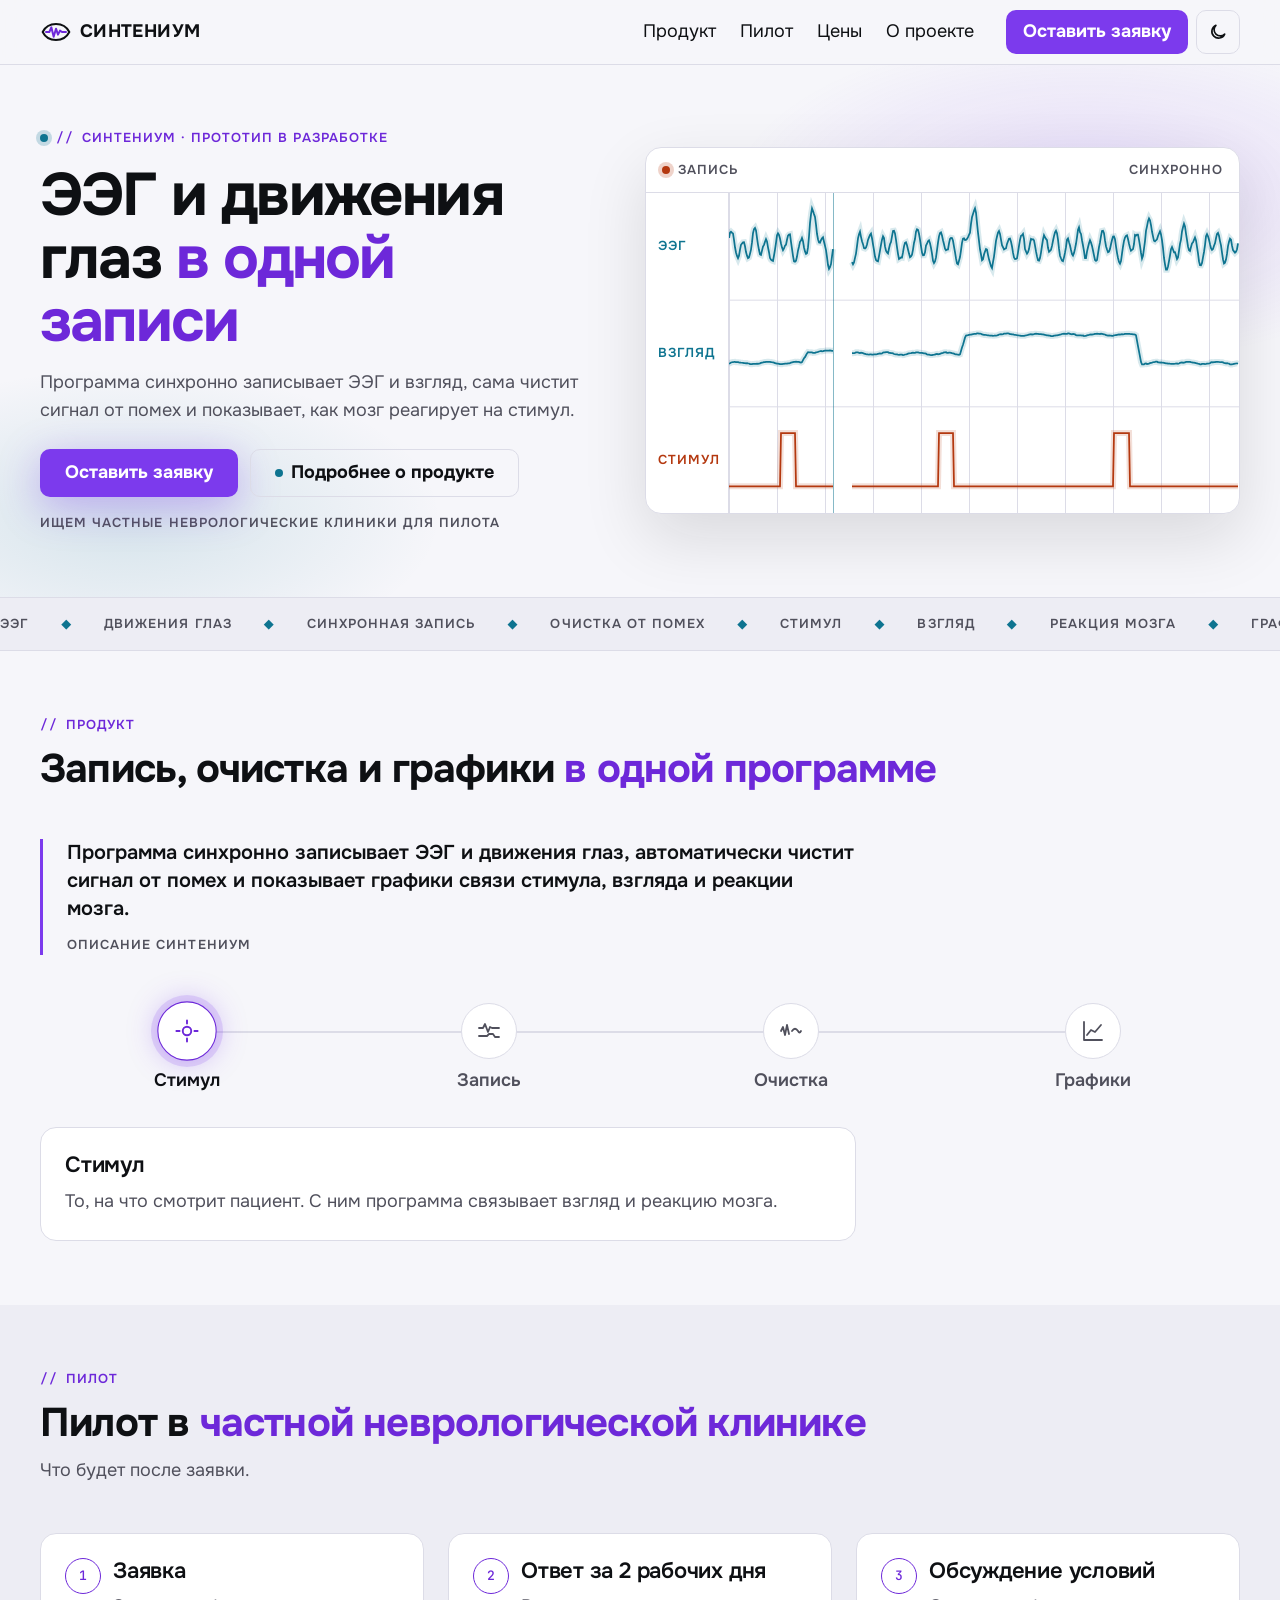
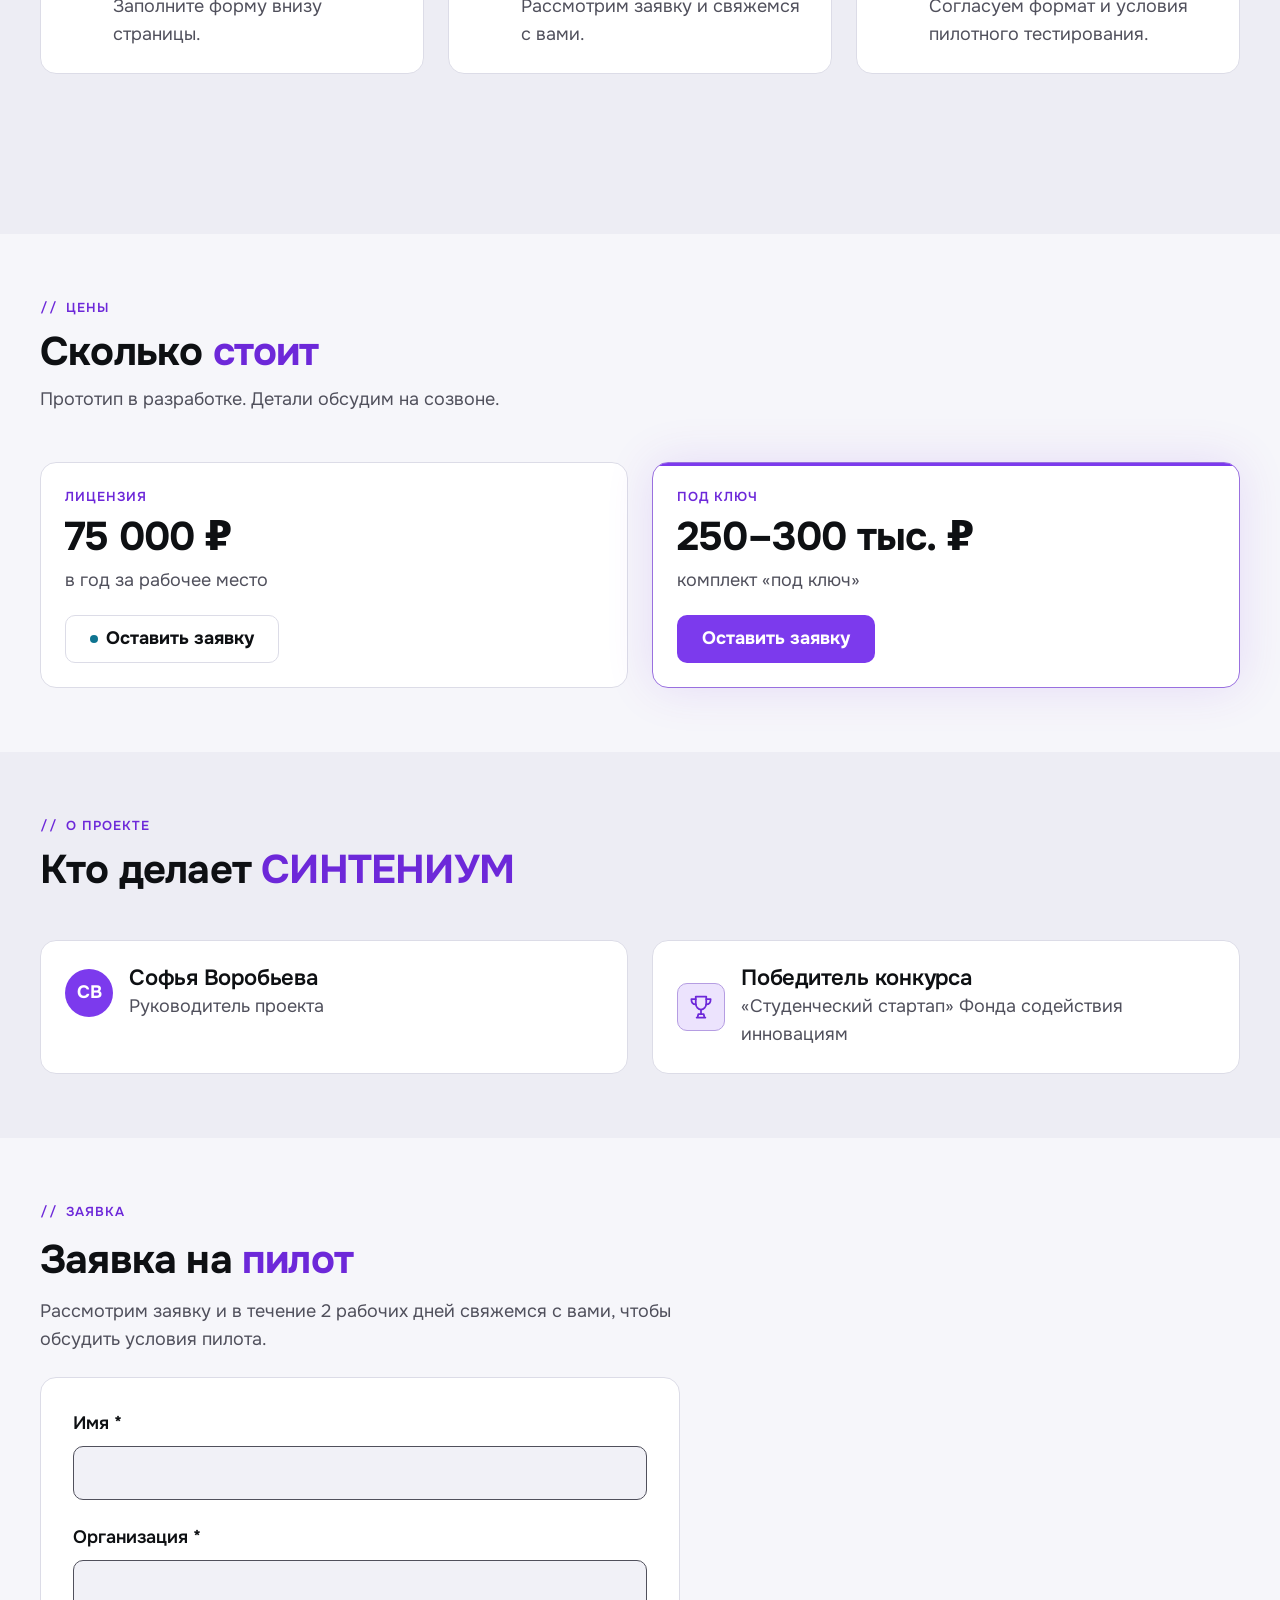
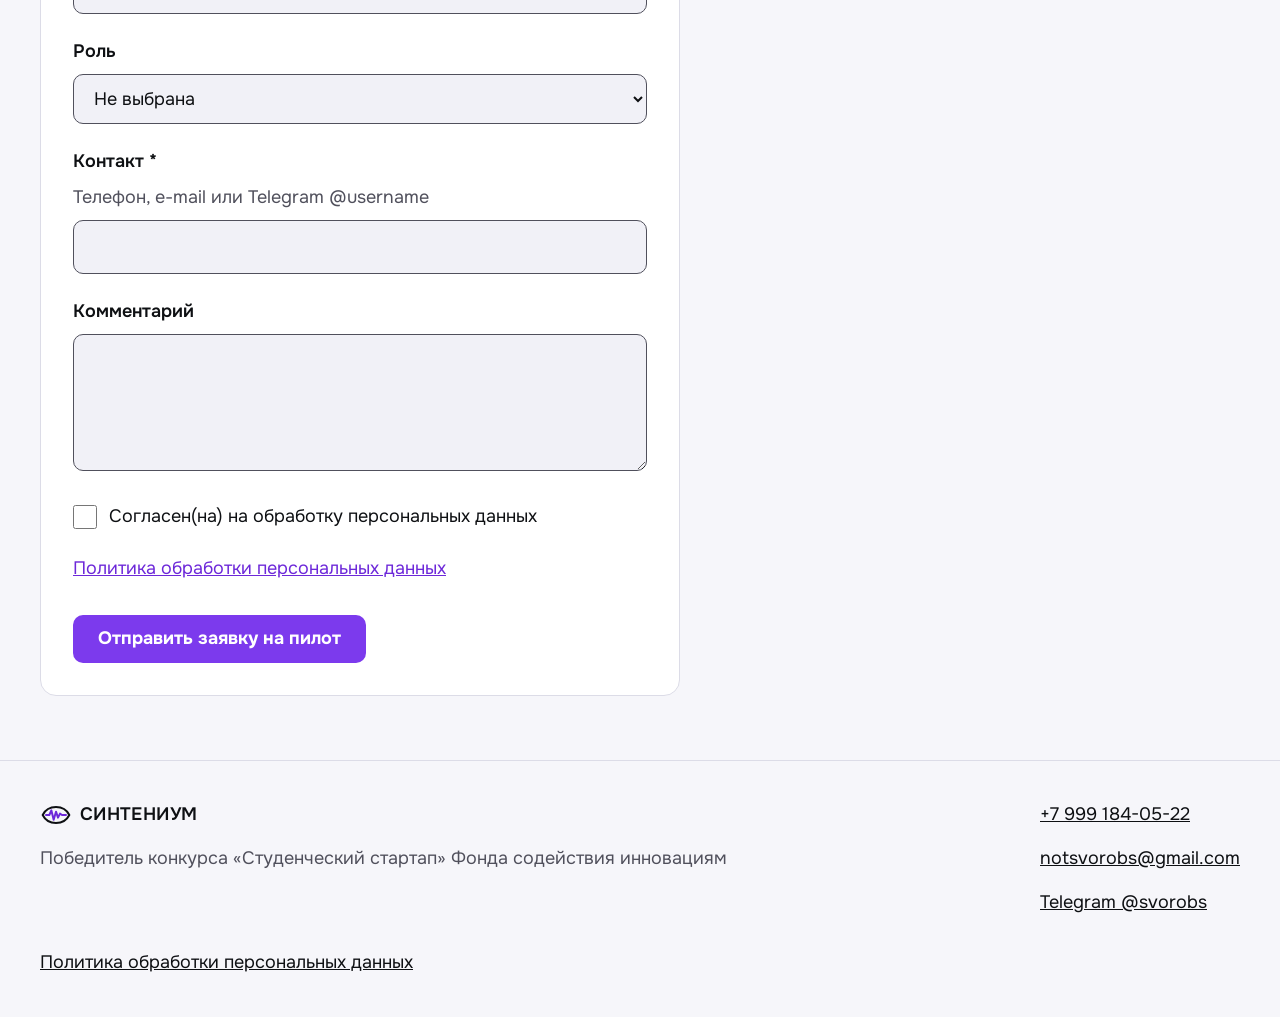
<file: index.html>
<!doctype html>
<html lang="ru">
<head>
  <meta charset="utf-8">
  <meta name="viewport" content="width=device-width, initial-scale=1">
  <!-- Тема до загрузки CSS — без вспышки (STANDARD §5 C12): ?theme= (без сохранения) → localStorage → светлая (правка 28.10). -->
  <script>(function(){var d=document.documentElement,t=null;try{t=localStorage.getItem('theme')}catch(e){}try{var q=new URLSearchParams(location.search).get('theme');if(q==='light'||q==='dark')t=q}catch(e){}if(t!=='light'&&t!=='dark')t='light';d.setAttribute('data-theme',t);d.classList.add('js')})()</script>
  <title>СИНТЕНИУМ&nbsp;— синхронная запись ЭЭГ и&nbsp;движений глаз</title>
  <meta name="description" content="СИНТЕНИУМ: программа синхронно записывает ЭЭГ и движения глаз, чистит сигнал от помех и показывает связь стимула, взгляда и реакции мозга. Пилот для частных неврологических клиник.">
  <meta name="theme-color" content="#F6F6FA">
  <meta property="og:type" content="website">
  <meta property="og:site_name" content="СИНТЕНИУМ">
  <meta property="og:title" content="СИНТЕНИУМ: ЭЭГ и движения глаз в одной записи">
  <meta property="og:description" content="Прототип в разработке. Ищем частные неврологические клиники для пилота.">
  <meta property="og:image" content="https://glebmozglyakov.github.io/cognitrack/img/og-cover.jpg">
  <meta property="og:image:width" content="1200">
  <meta property="og:image:height" content="630">
  <link rel="icon" href="img/favicon.svg" type="image/svg+xml">
  <link rel="preload" href="fonts/onest-cyrillic-700-normal.woff2" as="font" type="font/woff2" crossorigin>
  <link rel="preload" href="fonts/onest-cyrillic-400-normal.woff2" as="font" type="font/woff2" crossorigin>
  <link rel="stylesheet" href="styles.css">
  <script src="main.js" defer></script>
</head>
<body>
  <a class="skip-link" href="#main">Перейти к содержанию</a>
  <div class="scroll-progress" aria-hidden="true"></div>

  <!-- C1 Шапка -->
  <header class="site-header">
    <div class="container site-header__inner">
      <a class="logo" href="#top"><svg class="logo__icon" viewBox="0 0 48 48" width="32" height="32" aria-hidden="true" focusable="false"><path class="logo__eye" d="M4 24 C12 8 36 8 44 24 C36 40 12 40 4 24 Z"/><path class="logo__wave" d="M9 24 H14 L17 17 L20.5 31 L24 19 L27 28 L30 22 L33 24 H39"/></svg><span class="logo__word">СИНТЕНИУМ</span></a>
      <nav class="nav" id="site-nav" aria-label="Разделы страницы">
        <ul class="nav__list">
          <li><a class="nav__link" href="#product">Продукт</a></li>
          <li><a class="nav__link" href="#steps">Пилот</a></li>
          <li><a class="nav__link" href="#pricing">Цены</a></li>
          <li><a class="nav__link" href="#about">О проекте</a></li>
        </ul>
      </nav>
      <a class="btn btn--primary btn--header" href="#pilot">Оставить заявку</a>
      <!-- C12 Переключатель темы -->
      <button class="theme-toggle" type="button" aria-pressed="false" aria-label="Тёмная тема">
        <svg class="theme-toggle__icon theme-toggle__icon--moon" viewBox="0 0 24 24" width="20" height="20" aria-hidden="true" focusable="false"><path d="M20 14.5 A8 8 0 1 1 9.5 4 A6.5 6.5 0 0 0 20 14.5 Z"/></svg>
        <svg class="theme-toggle__icon theme-toggle__icon--sun" viewBox="0 0 24 24" width="20" height="20" aria-hidden="true" focusable="false"><circle cx="12" cy="12" r="4"/><path d="M12 2 V4 M12 20 V22 M2 12 H4 M20 12 H22 M4.9 4.9 L6.3 6.3 M17.7 17.7 L19.1 19.1 M4.9 19.1 L6.3 17.7 M17.7 6.3 L19.1 4.9"/></svg>
      </button>
      <button class="burger" type="button" aria-expanded="false" aria-controls="site-nav" aria-label="Открыть меню" data-label-open="Открыть меню" data-label-close="Закрыть меню">
        <span class="burger__line" aria-hidden="true"></span>
      </button>
    </div>
  </header>

  <main id="main">
    <!-- C2 Первый экран -->
    <section class="hero" id="top" aria-labelledby="hero-title">
      <div class="hero__glow" aria-hidden="true"></div>
      <div class="container hero__inner">
        <div class="hero__text">
          <p class="overline"><span class="status-dot" aria-hidden="true"></span>СИНТЕНИУМ · прототип в&nbsp;разработке</p>
          <h1 class="h1" id="hero-title">ЭЭГ и&nbsp;движения глаз <span class="accent">в&nbsp;одной записи</span></h1>
          <p class="lead">Программа синхронно записывает ЭЭГ и&nbsp;взгляд, сама чистит сигнал от&nbsp;помех и&nbsp;показывает, как мозг реагирует на&nbsp;стимул.</p>
          <div class="hero__actions">
            <a class="btn btn--primary btn--glow" href="#pilot" data-magnetic>Оставить заявку</a>
            <a class="btn btn--ghost" href="#product" data-magnetic>Подробнее о&nbsp;продукте</a>
          </div>
          <p class="hero__note">Ищем частные неврологические клиники для&nbsp;пилота</p>
        </div>

        <div class="monitor" data-parallax aria-hidden="true">
          <div class="monitor__bar">
            <span class="monitor__rec"><span class="status-dot status-dot--rec"></span>Запись</span>
            <span class="monitor__sync">синхронно</span>
          </div>
          <div class="monitor__body">
            <ul class="monitor__labels">
              <li class="monitor__label monitor__label--eeg">ЭЭГ</li>
              <li class="monitor__label monitor__label--eye">Взгляд</li>
              <li class="monitor__label monitor__label--stim">Стимул</li>
            </ul>
            <canvas class="monitor__canvas" width="640" height="300"></canvas>
          </div>
        </div>
      </div>
    </section>

    <!-- C13 Бегущая строка: только слова из утверждённого описания и стадии (content-facts [ОК]) -->
    <div class="marquee" aria-hidden="true">
      <div class="marquee__track">
        <ul class="marquee__list">
          <li>ЭЭГ</li><li>движения глаз</li><li>синхронная запись</li><li>очистка от&nbsp;помех</li><li>стимул</li><li>взгляд</li><li>реакция мозга</li><li>графики связи</li><li>прототип в&nbsp;разработке</li>
        </ul>
        <ul class="marquee__list">
          <li>ЭЭГ</li><li>движения глаз</li><li>синхронная запись</li><li>очистка от&nbsp;помех</li><li>стимул</li><li>взгляд</li><li>реакция мозга</li><li>графики связи</li><li>прототип в&nbsp;разработке</li>
        </ul>
      </div>
    </div>

    <!-- Продукт (правки 14.10): C3 + цитата утверждённого описания + C11 -->
    <section class="section" id="product" aria-labelledby="product-title">
      <div class="container stack">
        <div class="section-head" data-reveal>
          <p class="overline">Продукт</p>
          <h2 class="h2" id="product-title">Запись, очистка и&nbsp;графики <span class="accent">в&nbsp;одной программе</span></h2>
        </div>

        <figure class="quote" data-reveal>
          <blockquote class="quote__text">
            <p>Программа синхронно записывает ЭЭГ и&nbsp;движения глаз, автоматически чистит сигнал от&nbsp;помех и&nbsp;показывает графики связи стимула, взгляда и&nbsp;реакции мозга.</p>
          </blockquote>
          <figcaption class="quote__caption">Описание СИНТЕНИУМ</figcaption>
        </figure>

        <div class="scheme" data-scheme data-reveal>
          <div class="scheme__tabs" role="tablist" aria-label="Этапы работы СИНТЕНИУМ">
            <span class="scheme__rail" aria-hidden="true"><span class="scheme__fill"></span></span>
            <button class="scheme__tab" type="button" role="tab" id="tab-stim" aria-selected="true" aria-controls="panel-stim">
              <span class="scheme__node" aria-hidden="true"><svg viewBox="0 0 24 24" width="24" height="24" focusable="false"><circle cx="12" cy="12" r="4"/><path d="M12 2 V5 M12 19 V22 M2 12 H5 M19 12 H22"/></svg></span>
              <span class="scheme__name">Стимул</span>
            </button>
            <button class="scheme__tab" type="button" role="tab" id="tab-rec" aria-selected="false" aria-controls="panel-rec" tabindex="-1">
              <span class="scheme__node" aria-hidden="true"><svg viewBox="0 0 24 24" width="24" height="24" focusable="false"><path d="M2 9 H6 L8 5 L11 13 L13 8 L15 9 H22"/><path d="M2 17 H10 L12 15 H16 L18 18 H22"/></svg></span>
              <span class="scheme__name">Запись</span>
            </button>
            <button class="scheme__tab" type="button" role="tab" id="tab-clean" aria-selected="false" aria-controls="panel-clean" tabindex="-1">
              <span class="scheme__node" aria-hidden="true"><svg viewBox="0 0 24 24" width="24" height="24" focusable="false"><path d="M2 12 L4 8 L6 16 L8 6 L10 15"/><path d="M13 12 C15 9 17 9 19 12 C20 14 21 14 22 12"/></svg></span>
              <span class="scheme__name">Очистка</span>
            </button>
            <button class="scheme__tab" type="button" role="tab" id="tab-plot" aria-selected="false" aria-controls="panel-plot" tabindex="-1">
              <span class="scheme__node" aria-hidden="true"><svg viewBox="0 0 24 24" width="24" height="24" focusable="false"><path d="M3 3 V21 H21"/><path d="M6 16 L10 11 L14 13 L20 6"/></svg></span>
              <span class="scheme__name">Графики</span>
            </button>
          </div>
          <div class="scheme__panel" role="tabpanel" id="panel-stim" aria-labelledby="tab-stim" tabindex="0">
            <h3 class="h3">Стимул</h3>
            <p>То, на&nbsp;что смотрит пациент. С&nbsp;ним программа связывает взгляд и&nbsp;реакцию мозга.</p>
          </div>
          <div class="scheme__panel" role="tabpanel" id="panel-rec" aria-labelledby="tab-rec" tabindex="0" hidden>
            <h3 class="h3">Запись</h3>
            <p>ЭЭГ и&nbsp;движения глаз записываются синхронно, на&nbsp;одной шкале времени.</p>
          </div>
          <div class="scheme__panel" role="tabpanel" id="panel-clean" aria-labelledby="tab-clean" tabindex="0" hidden>
            <h3 class="h3">Очистка</h3>
            <p>Программа автоматически чистит сигнал от&nbsp;помех.</p>
          </div>
          <div class="scheme__panel" role="tabpanel" id="panel-plot" aria-labelledby="tab-plot" tabindex="0" hidden>
            <h3 class="h3">Графики</h3>
            <p>Графики показывают связь стимула, взгляда и&nbsp;реакции мозга.</p>
          </div>
        </div>
      </div>
    </section>

    <!-- Как проходит пилот: C3 + C5 -->
    <section class="section section--alt" id="steps" aria-labelledby="steps-title">
      <div class="container stack">
        <div class="section-head" data-reveal>
          <p class="overline">Пилот</p>
          <h2 class="h2" id="steps-title">Пилот в&nbsp;<span class="accent">частной неврологической клинике</span></h2>
          <p class="lead">Что будет после заявки.</p>
        </div>
        <ol class="steps" data-steps data-stagger>
          <li class="step" data-spotlight>
            <h3 class="h3">Заявка</h3>
            <p>Заполните форму внизу страницы.</p>
          </li>
          <li class="step" data-spotlight>
            <h3 class="h3">Ответ за&nbsp;2&nbsp;рабочих дня</h3>
            <p>Рассмотрим заявку и&nbsp;свяжемся с&nbsp;вами.</p>
          </li>
          <li class="step" data-spotlight>
            <h3 class="h3">Обсуждение условий</h3>
            <p>Согласуем формат и&nbsp;условия пилотного тестирования.</p>
          </li>
        </ol>
        <div data-reveal><a class="btn btn--primary" href="#pilot" data-magnetic>Оставить заявку</a></div>
      </div>
    </section>

    <!-- Цены: C3 + 2×C10 -->
    <section class="section" id="pricing" aria-labelledby="pricing-title">
      <div class="container stack">
        <div class="section-head" data-reveal>
          <p class="overline">Цены</p>
          <h2 class="h2" id="pricing-title">Сколько <span class="accent">стоит</span></h2>
          <p class="lead">Прототип в&nbsp;разработке. Детали обсудим на&nbsp;созвоне.</p>
        </div>
        <ul class="cards cards--2" data-stagger>
          <li class="price" data-reveal data-spotlight>
            <h3 class="price__name">Лицензия</h3>
            <p class="price__amount">75&nbsp;000&nbsp;₽</p>
            <p class="price__unit">в&nbsp;год за&nbsp;рабочее место</p>
            <a class="btn btn--ghost price__cta" href="#pilot">Оставить заявку</a>
          </li>
          <li class="price price--accent" data-reveal data-spotlight>
            <h3 class="price__name">Под ключ</h3>
            <p class="price__amount">250–300&nbsp;тыс.&nbsp;₽</p>
            <p class="price__unit">комплект «под ключ»</p>
            <a class="btn btn--primary price__cta" href="#pilot">Оставить заявку</a>
          </li>
        </ul>
      </div>
    </section>

    <!-- О проекте: C3 + 2×C4 -->
    <section class="section section--alt" id="about" aria-labelledby="about-title">
      <div class="container stack">
        <div class="section-head" data-reveal>
          <p class="overline">О&nbsp;проекте</p>
          <h2 class="h2" id="about-title">Кто делает <span class="accent">СИНТЕНИУМ</span></h2>
        </div>
        <ul class="cards cards--2" data-stagger>
          <li class="card card--row" data-reveal data-spotlight>
            <span class="avatar" aria-hidden="true">СВ</span>
            <div>
              <h3 class="h3">Софья Воробьева</h3>
              <p>Руководитель проекта</p>
            </div>
          </li>
          <li class="card card--row" data-reveal data-spotlight>
            <span class="card__badge" aria-hidden="true"><svg class="card__icon" viewBox="0 0 32 32" width="32" height="32" focusable="false"><path d="M10 4 H22 V12 C22 16 19 19 16 19 C13 19 10 16 10 12 Z"/><path d="M10 7 H5 C5 11 7 13 10 13 M22 7 H27 C27 11 25 13 22 13"/><path d="M16 19 V24 M11 28 H21 M12 28 L13 24 H19 L20 28"/></svg></span>
            <div>
              <h3 class="h3">Победитель конкурса</h3>
              <p>«Студенческий стартап» Фонда содействия инновациям</p>
            </div>
          </li>
        </ul>
      </div>
    </section>

    <!-- C7 Блок заявки -->
    <section class="section" id="pilot" aria-labelledby="pilot-title">
      <div class="container">
        <div class="lead-block">
          <p class="overline">Заявка</p>
          <h2 class="h2" id="pilot-title">Заявка на&nbsp;<span class="accent">пилот</span></h2>
          <p class="lead">Рассмотрим заявку и&nbsp;в&nbsp;течение 2&nbsp;рабочих дней свяжемся с&nbsp;вами, чтобы обсудить условия пилота.</p>

          <form class="form" id="pilot-form" novalidate>
            <div class="field">
              <label class="field__label" for="f-name">Имя <span aria-hidden="true">*</span></label>
              <input class="field__input" id="f-name" name="name" type="text" autocomplete="name" maxlength="100" required aria-describedby="f-name-error">
              <p class="field__error" id="f-name-error" hidden></p>
            </div>

            <div class="field">
              <label class="field__label" for="f-org">Организация <span aria-hidden="true">*</span></label>
              <input class="field__input" id="f-org" name="org" type="text" autocomplete="organization" maxlength="200" required aria-describedby="f-org-error">
              <p class="field__error" id="f-org-error" hidden></p>
            </div>

            <div class="field">
              <label class="field__label" for="f-role">Роль</label>
              <select class="field__input" id="f-role" name="role">
                <option value="">Не выбрана</option>
                <option value="врач">Врач</option>
                <option value="исследователь">Исследователь</option>
                <option value="руководитель">Руководитель</option>
                <option value="партнёр">Партнёр</option>
                <option value="другое">Другое</option>
              </select>
            </div>

            <div class="field">
              <label class="field__label" for="f-contact">Контакт <span aria-hidden="true">*</span></label>
              <p class="field__hint" id="f-contact-hint">Телефон, e-mail или&nbsp;Telegram @username</p>
              <input class="field__input" id="f-contact" name="contact" type="text" autocomplete="off" autocapitalize="off" spellcheck="false" maxlength="100" required aria-describedby="f-contact-hint f-contact-error">
              <p class="field__error" id="f-contact-error" hidden></p>
            </div>

            <div class="field">
              <label class="field__label" for="f-comment">Комментарий</label>
              <textarea class="field__input field__input--area" id="f-comment" name="comment" rows="4" maxlength="2000"></textarea>
            </div>

            <!-- Ловушка для ботов (honeypot): люди и скринридеры её не видят. -->
            <div class="hp" aria-hidden="true">
              <label for="f-website">Не заполняйте это поле</label>
              <input id="f-website" name="website" type="text" tabindex="-1" autocomplete="off">
            </div>

            <div class="field">
              <label class="consent" for="f-consent">
                <input class="consent__box" id="f-consent" name="consent" type="checkbox" required aria-describedby="f-consent-error">
                <span>Согласен(на) на&nbsp;обработку персональных данных</span>
              </label>
              <a class="text-link" href="privacy.html">Политика обработки персональных данных</a>
              <p class="field__error" id="f-consent-error" hidden></p>
            </div>

            <button class="btn btn--primary form__submit" type="submit">Отправить заявку на&nbsp;пилот</button>

            <!-- Тексты интерфейса для main.js — в HTML, чтобы их видели words.sh и facts.mjs (STANDARD §6 v1.5) -->
            <template id="form-texts">
              <p data-text="name-required">Укажите имя</p>
              <p data-text="org-required">Укажите организацию</p>
              <p data-text="contact-required">Укажите телефон, e-mail или&nbsp;Telegram</p>
              <p data-text="contact-invalid">Не похоже на&nbsp;телефон, e-mail или&nbsp;Telegram @username. Проверьте, нет&nbsp;ли опечатки</p>
              <p data-text="consent-required">Нужно согласие на&nbsp;обработку данных</p>
              <p data-text="sending">Отправляем…</p>
            </template>

            <div class="form__status form__status--error" id="form-error" role="alert" hidden>
              <p>Не отправилось. Попробуйте ещё раз или&nbsp;напишите: <a href="https://t.me/svorobs">@svorobs</a> или&nbsp;<a href="mailto:notsvorobs@gmail.com">notsvorobs@gmail.com</a></p>
            </div>
          </form>

          <div class="form__status form__status--ok" id="form-success" tabindex="-1" hidden>
            <h3 class="h3">Заявка отправлена</h3>
            <p>Рассмотрим её и&nbsp;свяжемся с&nbsp;вами в&nbsp;течение 2&nbsp;рабочих дней.</p>
          </div>
        </div>
      </div>
    </section>
  </main>

  <!-- C8 Подвал -->
  <footer class="site-footer">
    <div class="container site-footer__inner">
      <div class="site-footer__brand">
        <p class="site-footer__name logo"><svg class="logo__icon" viewBox="0 0 48 48" width="32" height="32" aria-hidden="true" focusable="false"><path class="logo__eye" d="M4 24 C12 8 36 8 44 24 C36 40 12 40 4 24 Z"/><path class="logo__wave" d="M9 24 H14 L17 17 L20.5 31 L24 19 L27 28 L30 22 L33 24 H39"/></svg><span class="logo__word">СИНТЕНИУМ</span></p>
        <p class="site-footer__note">Победитель конкурса «Студенческий стартап» Фонда содействия инновациям</p>
      </div>
      <ul class="site-footer__contacts" aria-label="Контакты">
        <li><a class="site-footer__link" href="tel:+79991840522">+7&nbsp;999&nbsp;184-05-22</a></li>
        <li><a class="site-footer__link" href="mailto:notsvorobs@gmail.com">notsvorobs@gmail.com</a></li>
        <li><a class="site-footer__link" href="https://t.me/svorobs">Telegram @svorobs</a></li>
      </ul>
      <a class="site-footer__link" href="privacy.html">Политика обработки персональных данных</a>
    </div>
  </footer>
</body>
</html>
</file>
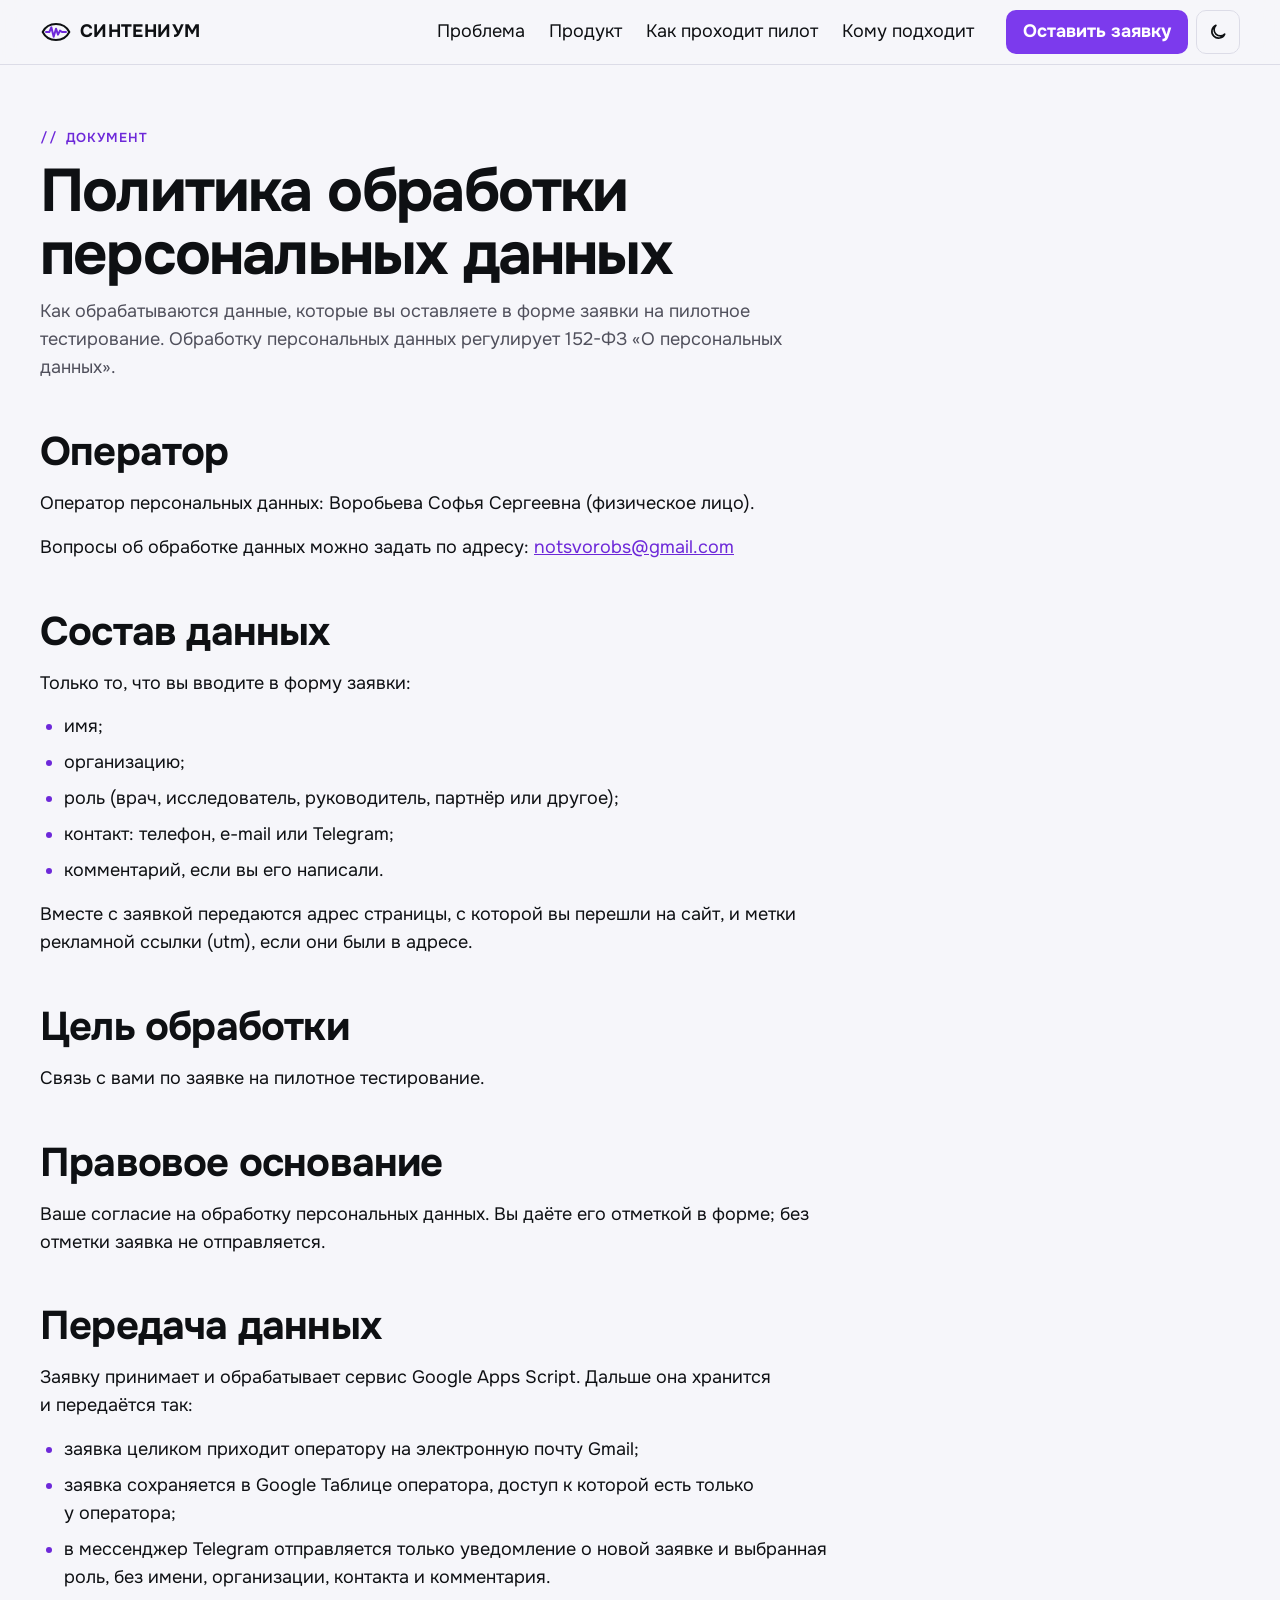
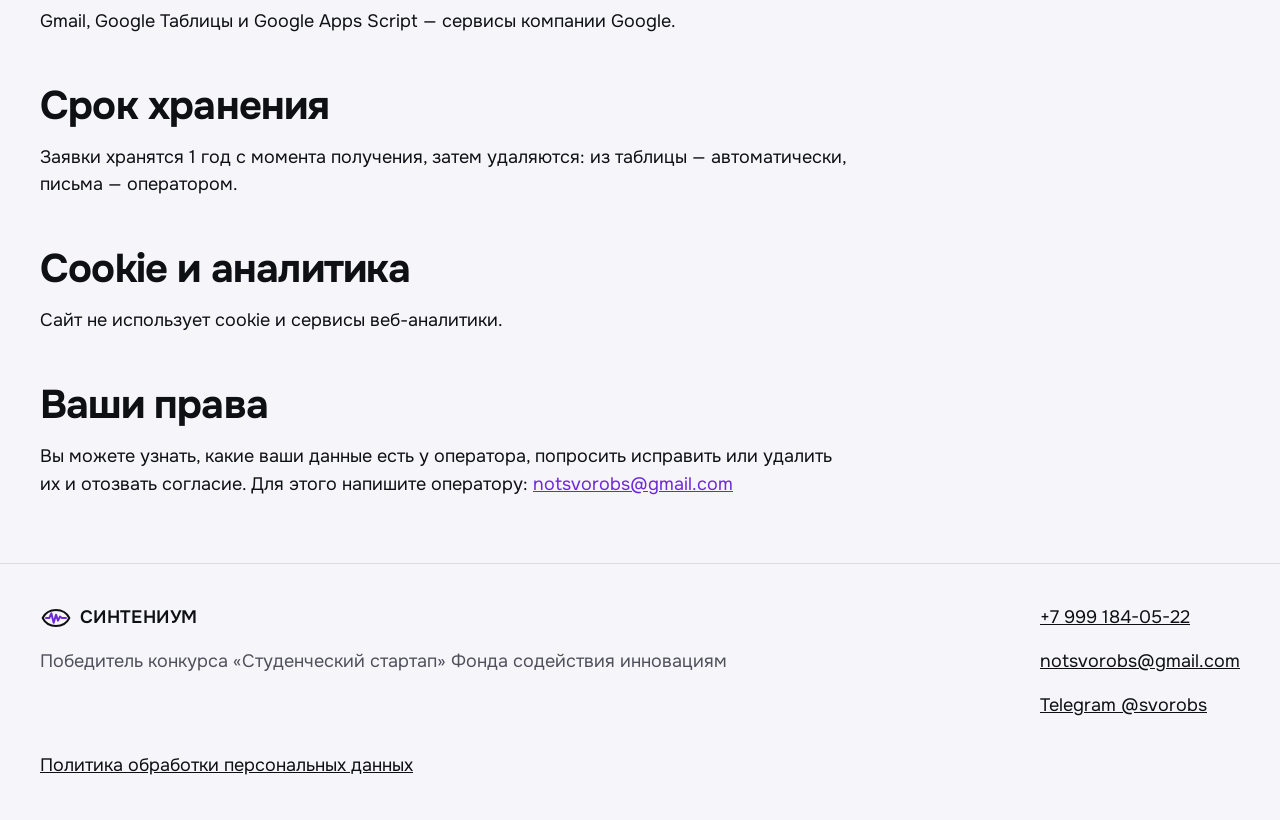
<file: privacy.html>
<!doctype html>
<html lang="ru">
<head>
  <meta charset="utf-8">
  <meta name="viewport" content="width=device-width, initial-scale=1">
  <!-- Тема до загрузки CSS — без вспышки (STANDARD §5 C12): ?theme= (без сохранения) → localStorage → светлая (правка 28.10). -->
  <script>(function(){var d=document.documentElement,t=null;try{t=localStorage.getItem('theme')}catch(e){}try{var q=new URLSearchParams(location.search).get('theme');if(q==='light'||q==='dark')t=q}catch(e){}if(t!=='light'&&t!=='dark')t='light';d.setAttribute('data-theme',t);d.classList.add('js')})()</script>
  <title>Политика обработки персональных данных · СИНТЕНИУМ</title>
  <meta name="description" content="Как СИНТЕНИУМ обрабатывает данные из формы заявки на пилотное тестирование.">
  <meta name="theme-color" content="#F6F6FA">
  <link rel="icon" href="img/favicon.svg" type="image/svg+xml">
  <link rel="preload" href="fonts/onest-cyrillic-400-normal.woff2" as="font" type="font/woff2" crossorigin>
  <link rel="stylesheet" href="styles.css">
  <script src="main.js" defer></script>
</head>
<body>
  <a class="skip-link" href="#main">Перейти к содержанию</a>
  <div class="scroll-progress" aria-hidden="true"></div>

  <!-- C1 Шапка -->
  <header class="site-header">
    <div class="container site-header__inner">
      <a class="logo" href="index.html"><svg class="logo__icon" viewBox="0 0 48 48" width="32" height="32" aria-hidden="true" focusable="false"><path class="logo__eye" d="M4 24 C12 8 36 8 44 24 C36 40 12 40 4 24 Z"/><path class="logo__wave" d="M9 24 H14 L17 17 L20.5 31 L24 19 L27 28 L30 22 L33 24 H39"/></svg><span class="logo__word">СИНТЕНИУМ</span></a>
      <nav class="nav" id="site-nav" aria-label="Разделы сайта">
        <ul class="nav__list">
          <li><a class="nav__link" href="index.html#problem">Проблема</a></li>
          <li><a class="nav__link" href="index.html#product">Продукт</a></li>
          <li><a class="nav__link" href="index.html#how">Как проходит пилот</a></li>
          <li><a class="nav__link" href="index.html#audience">Кому подходит</a></li>
        </ul>
      </nav>
      <a class="btn btn--primary btn--header" href="index.html#pilot">Оставить заявку</a>
      <!-- C12 Переключатель темы -->
      <button class="theme-toggle" type="button" aria-pressed="false" aria-label="Тёмная тема">
        <svg class="theme-toggle__icon theme-toggle__icon--moon" viewBox="0 0 24 24" width="20" height="20" aria-hidden="true" focusable="false"><path d="M20 14.5 A8 8 0 1 1 9.5 4 A6.5 6.5 0 0 0 20 14.5 Z"/></svg>
        <svg class="theme-toggle__icon theme-toggle__icon--sun" viewBox="0 0 24 24" width="20" height="20" aria-hidden="true" focusable="false"><circle cx="12" cy="12" r="4"/><path d="M12 2 V4 M12 20 V22 M2 12 H4 M20 12 H22 M4.9 4.9 L6.3 6.3 M17.7 17.7 L19.1 19.1 M4.9 19.1 L6.3 17.7 M17.7 6.3 L19.1 4.9"/></svg>
      </button>
      <button class="burger" type="button" aria-expanded="false" aria-controls="site-nav" aria-label="Открыть меню" data-label-open="Открыть меню" data-label-close="Закрыть меню">
        <span class="burger__line" aria-hidden="true"></span>
      </button>
    </div>
  </header>

  <!--
    Вторичная страница по STANDARD §5 v1.5: C1 + C3 с H1 + C9 + C8.
    Оператор, контакт и срок хранения — content-facts [ОК 08.10]; после регистрации ООО оператор меняется.
    TODO: юридическая проверка текста (Софья / УрФУ).
  -->
  <main id="main">
    <section class="section" aria-labelledby="doc-title">
      <div class="container doc">
        <!-- C3 с H1 -->
        <div class="section-head">
          <p class="overline">Документ</p>
          <h1 class="h1" id="doc-title">Политика обработки персональных данных</h1>
          <p class="lead">Как обрабатываются данные, которые вы оставляете в&nbsp;форме заявки на&nbsp;пилотное тестирование. Обработку персональных данных регулирует 152-ФЗ «О&nbsp;персональных данных».</p>
        </div>

        <!-- C9 Текстовый блок -->
        <section class="prose" aria-labelledby="operator">
          <h2 class="h2" id="operator">Оператор</h2>
          <p>Оператор персональных данных: Воробьева Софья Сергеевна (физическое лицо).</p>
          <p>Вопросы об&nbsp;обработке данных можно задать по&nbsp;адресу: <a href="mailto:notsvorobs@gmail.com">notsvorobs@gmail.com</a></p>
        </section>

        <!-- C9 Текстовый блок -->
        <section class="prose" aria-labelledby="data">
          <h2 class="h2" id="data">Состав данных</h2>
          <p>Только то, что вы вводите в&nbsp;форму заявки:</p>
          <ul>
            <li>имя;</li>
            <li>организацию;</li>
            <li>роль (врач, исследователь, руководитель, партнёр или&nbsp;другое);</li>
            <li>контакт: телефон, e-mail или&nbsp;Telegram;</li>
            <li>комментарий, если вы его написали.</li>
          </ul>
          <p>Вместе с&nbsp;заявкой передаются адрес страницы, с&nbsp;которой вы перешли на&nbsp;сайт, и&nbsp;метки рекламной ссылки (utm), если они были в&nbsp;адресе.</p>
        </section>

        <!-- C9 Текстовый блок -->
        <section class="prose" aria-labelledby="purpose">
          <h2 class="h2" id="purpose">Цель обработки</h2>
          <p>Связь с&nbsp;вами по&nbsp;заявке на&nbsp;пилотное тестирование.</p>
        </section>

        <!-- C9 Текстовый блок -->
        <section class="prose" aria-labelledby="basis">
          <h2 class="h2" id="basis">Правовое основание</h2>
          <p>Ваше согласие на&nbsp;обработку персональных данных. Вы&nbsp;даёте его отметкой в&nbsp;форме; без отметки заявка не&nbsp;отправляется.</p>
        </section>

        <!-- C9 Текстовый блок -->
        <section class="prose" aria-labelledby="transfer">
          <h2 class="h2" id="transfer">Передача данных</h2>
          <!-- TODO: юридическая проверка схемы каналов (STANDARD §6 v1.5): сервисы Google и Telegram — передача данных за рубеж -->
          <p>Заявку принимает и&nbsp;обрабатывает сервис Google Apps Script. Дальше она хранится и&nbsp;передаётся так:</p>
          <ul>
            <li>заявка целиком приходит оператору на&nbsp;электронную почту Gmail;</li>
            <li>заявка сохраняется в&nbsp;Google Таблице оператора, доступ к&nbsp;которой есть только у&nbsp;оператора;</li>
            <li>в&nbsp;мессенджер Telegram отправляется только уведомление о&nbsp;новой заявке и&nbsp;выбранная роль, без&nbsp;имени, организации, контакта и&nbsp;комментария.</li>
          </ul>
          <p>Gmail, Google Таблицы и&nbsp;Google Apps Script&nbsp;— сервисы компании Google.</p>
        </section>

        <!-- C9 Текстовый блок -->
        <section class="prose" aria-labelledby="retention">
          <h2 class="h2" id="retention">Срок хранения</h2>
          <p>Заявки хранятся 1&nbsp;год с&nbsp;момента получения, затем удаляются: из&nbsp;таблицы&nbsp;— автоматически, письма&nbsp;— оператором.</p>
        </section>

        <!-- C9 Текстовый блок -->
        <section class="prose" aria-labelledby="cookie">
          <h2 class="h2" id="cookie">Cookie и&nbsp;аналитика</h2>
          <p>Сайт не&nbsp;использует cookie и&nbsp;сервисы веб-аналитики.</p>
        </section>

        <!-- C9 Текстовый блок -->
        <section class="prose" aria-labelledby="rights">
          <h2 class="h2" id="rights">Ваши права</h2>
          <p>Вы можете узнать, какие ваши данные есть у&nbsp;оператора, попросить исправить или&nbsp;удалить их и&nbsp;отозвать согласие. Для этого напишите оператору: <a href="mailto:notsvorobs@gmail.com">notsvorobs@gmail.com</a></p>
        </section>
      </div>
    </section>
  </main>

  <!-- C8 Подвал -->
  <footer class="site-footer">
    <div class="container site-footer__inner">
      <div class="site-footer__brand">
        <p class="site-footer__name logo"><svg class="logo__icon" viewBox="0 0 48 48" width="32" height="32" aria-hidden="true" focusable="false"><path class="logo__eye" d="M4 24 C12 8 36 8 44 24 C36 40 12 40 4 24 Z"/><path class="logo__wave" d="M9 24 H14 L17 17 L20.5 31 L24 19 L27 28 L30 22 L33 24 H39"/></svg><span class="logo__word">СИНТЕНИУМ</span></p>
        <p class="site-footer__note">Победитель конкурса «Студенческий стартап» Фонда содействия инновациям</p>
      </div>
      <ul class="site-footer__contacts" aria-label="Контакты">
        <li><a class="site-footer__link" href="tel:+79991840522">+7&nbsp;999&nbsp;184-05-22</a></li>
        <li><a class="site-footer__link" href="mailto:notsvorobs@gmail.com">notsvorobs@gmail.com</a></li>
        <li><a class="site-footer__link" href="https://t.me/svorobs">Telegram @svorobs</a></li>
      </ul>
      <a class="site-footer__link" href="privacy.html" aria-current="page">Политика обработки персональных данных</a>
    </div>
  </footer>
</body>
</html>
</file>
<file: styles.css>
/* STANDARD.md v1.9 — две темы (light/dark), стиль «нейротех»: тёмная база, нейро-фиолетовый акцент + бирюзовый сигнал, метки //.
   Мобильная версия первична: база — 390 px, расширение только min-width 768 и 1080. Цвета — только токены §4. */

/* ---------- Шрифты (локально, cyrillic + latin, §3) ---------- */
@font-face {
  font-family: 'Onest';
  font-style: normal;
  font-weight: 400;
  font-display: swap;
  src: url(fonts/onest-cyrillic-400-normal.woff2) format('woff2');
  unicode-range: U+0301, U+0400-045F, U+0490-0491, U+04B0-04B1, U+2116;
}
@font-face {
  font-family: 'Onest';
  font-style: normal;
  font-weight: 400;
  font-display: swap;
  src: url(fonts/onest-latin-400-normal.woff2) format('woff2');
  unicode-range: U+0000-00FF, U+0131, U+0152-0153, U+02BB-02BC, U+02C6, U+02DA, U+02DC, U+0304, U+0308, U+0329, U+2000-206F, U+20AC, U+2122, U+2191, U+2193, U+2212, U+2215, U+FEFF, U+FFFD;
}
@font-face {
  font-family: 'Onest';
  font-style: normal;
  font-weight: 600;
  font-display: swap;
  src: url(fonts/onest-cyrillic-600-normal.woff2) format('woff2');
  unicode-range: U+0301, U+0400-045F, U+0490-0491, U+04B0-04B1, U+2116;
}
@font-face {
  font-family: 'Onest';
  font-style: normal;
  font-weight: 600;
  font-display: swap;
  src: url(fonts/onest-latin-600-normal.woff2) format('woff2');
  unicode-range: U+0000-00FF, U+0131, U+0152-0153, U+02BB-02BC, U+02C6, U+02DA, U+02DC, U+0304, U+0308, U+0329, U+2000-206F, U+20AC, U+2122, U+2191, U+2193, U+2212, U+2215, U+FEFF, U+FFFD;
}
@font-face {
  font-family: 'Onest';
  font-style: normal;
  font-weight: 700;
  font-display: swap;
  src: url(fonts/onest-cyrillic-700-normal.woff2) format('woff2');
  unicode-range: U+0301, U+0400-045F, U+0490-0491, U+04B0-04B1, U+2116;
}
@font-face {
  font-family: 'Onest';
  font-style: normal;
  font-weight: 700;
  font-display: swap;
  src: url(fonts/onest-latin-700-normal.woff2) format('woff2');
  unicode-range: U+0000-00FF, U+0131, U+0152-0153, U+02BB-02BC, U+02C6, U+02DA, U+02DC, U+0304, U+0308, U+0329, U+2000-206F, U+20AC, U+2122, U+2191, U+2193, U+2212, U+2215, U+FEFF, U+FFFD;
}
@font-face {
  font-family: 'JetBrains Mono';
  font-style: normal;
  font-weight: 500;
  font-display: swap;
  src: url(fonts/jetbrains-mono-cyrillic-500-normal.woff2) format('woff2');
  unicode-range: U+0301, U+0400-045F, U+0490-0491, U+04B0-04B1, U+2116;
}
@font-face {
  font-family: 'JetBrains Mono';
  font-style: normal;
  font-weight: 500;
  font-display: swap;
  src: url(fonts/jetbrains-mono-latin-500-normal.woff2) format('woff2');
  unicode-range: U+0000-00FF, U+0131, U+0152-0153, U+02BB-02BC, U+02C6, U+02DA, U+02DC, U+0304, U+0308, U+0329, U+2000-206F, U+20AC, U+2122, U+2191, U+2193, U+2212, U+2215, U+FEFF, U+FFFD;
}

/* ---------- Токены (§4 v1.9): «нейро-фиолетовый + бирюза», одна таблица на две темы через light-dark(светлая, тёмная) ----------
   По умолчанию — светлая (правка 28.10), в том числе без JS; системная тема не учитывается.
   Тёмная — только по выбору: data-theme="dark" на <html> (ставит inline-скрипт в <head> до CSS). Контраст текста ≥ 4.5:1 в обеих темах — checks/tokens.sh. */
:root {
  color-scheme: light;

  --bg:          light-dark(#F6F6FA, #0E1013);  /* фон страницы */
  --bg-alt:      light-dark(#EDEDF4, #121519);  /* фон чередующихся секций */
  --surface:     light-dark(#FFFFFF, #16191D);  /* карточки, форма */
  --surface-2:   light-dark(#F1F1F7, #1C2025);  /* поля, вложенные панели */
  --line:        light-dark(#DCDCE7, #2A2E33);  /* тонкие рамки (не текст) */
  --ink:         light-dark(#0E1013, #F2F3F0);  /* основной текст */
  --muted:       light-dark(#50505C, #9BA1A6);  /* второстепенный текст */
  --accent:      light-dark(#7C3AED, #A78BFA);  /* заливка главной кнопки, акцентные плашки */
  --accent-ink:  light-dark(#FFFFFF, #0E1013);  /* текст на --accent: 5.7:1 / 7.0:1 */
  --accent-text: light-dark(#6D28D9, #A78BFA);  /* акцентный текст: метки «//», слова-акценты, ссылки */
  --signal:      light-dark(#0E7490, #67E8F9);  /* сигнал: дорожки ЭЭГ и взгляда, точки, бегущая строка */
  --trace-eeg:   light-dark(#0E7490, #67E8F9);  /* дорожка ЭЭГ = --signal */
  --trace-eye:   light-dark(#0E7490, #67E8F9);  /* дорожка взгляда = --signal */
  --trace-stim:  light-dark(#B4380F, #FF8A7A);  /* метки стимула, вспышка */
  --error:       light-dark(#B42318, #FF8A7A);  /* ошибки формы */

  --s-1: 4px;
  --s-2: 8px;
  --s-3: 12px;
  --s-4: 16px;
  --s-5: 24px;
  --s-6: 32px;
  --s-7: 48px;
  --s-8: 64px;

  --font-text: 'Onest', system-ui, sans-serif;
  --font-mono: 'JetBrains Mono', monospace;
  /* Подписи капсом с кириллицей — Onest: в JetBrains Mono «О» похожа на «0» (правка 14.10). Mono — только «//», цифры, латиница. */
  --font-label: var(--font-text);

  --pad: var(--s-4);
  --section: var(--s-7);
  --gap: var(--s-4);
  --header-h: 64px;
  --radius-card: 16px;
  --radius-btn: 10px;
  --radius-chip: 999px;
  --ease: cubic-bezier(0.2, 0.7, 0.2, 1);
}
:root[data-theme='light'] { color-scheme: light; }
:root[data-theme='dark'] { color-scheme: dark; }

/* ---------- База ---------- */
*,
*::before,
*::after { box-sizing: border-box; }

html {
  -webkit-text-size-adjust: 100%;
  text-size-adjust: 100%;
}
@media (prefers-reduced-motion: no-preference) {
  html { scroll-behavior: smooth; }
  /* Плавная смена темы — только в момент переключения (класс ставит main.js), не при загрузке */
  .theme-anim,
  .theme-anim *,
  .theme-anim *::before,
  .theme-anim *::after {
    transition: background-color 0.35s var(--ease), border-color 0.35s var(--ease), color 0.35s var(--ease), fill 0.35s var(--ease), stroke 0.35s var(--ease) !important;
  }
}

body {
  margin: 0;
  background: var(--bg);
  color: var(--ink);
  font-family: var(--font-text);
  font-size: 17px;
  line-height: 1.55;
}

h1, h2, h3, p, figure, ul, ol, blockquote { margin: 0; }
ul, ol { padding: 0; list-style: none; }

/* Атрибут hidden сильнее любого display: иначе «Заявка отправлена» видна до отправки (журнал #7). */
[hidden] { display: none !important; }

a { color: var(--accent-text); }

:focus-visible {
  outline: 3px solid var(--accent-text);
  outline-offset: 2px;
}

[id] { scroll-margin-top: var(--header-h); }

.skip-link {
  position: absolute;
  left: var(--s-4);
  top: calc(-1 * var(--s-8));
  z-index: 30;
  padding: var(--s-3) var(--s-4);
  background: var(--surface);
  color: var(--accent-text);
  border-radius: var(--radius-btn);
}
.skip-link:focus { top: var(--s-2); }

.container {
  max-width: calc(1200px + 2 * var(--pad));
  margin-inline: auto;
  padding-inline: var(--pad);
}
.stack {
  display: grid;
  gap: var(--s-6);
}

/* Индикатор прогресса прокрутки: только transform (scaleX) */
.scroll-progress {
  position: fixed;
  top: 0;
  left: 0;
  z-index: 25;
  width: 100%;
  height: 3px;
  background: var(--accent);
  transform: scaleX(var(--progress, 0));
  transform-origin: 0 50%;
  pointer-events: none;
}

/* ---------- Типографика (§3) ---------- */
.h1,
.h2,
.h3 {
  font-weight: 700;
  overflow-wrap: anywhere;
  hyphens: auto;
  text-wrap: balance; /* правка 14.10 */
}
.h1 { font-size: 36px; line-height: 1.1; letter-spacing: -0.03em; }
.h2 { font-size: 28px; line-height: 1.15; letter-spacing: -0.02em; }
.h3 { font-size: 20px; line-height: 1.25; font-weight: 600; letter-spacing: -0.01em; }
.accent { color: var(--accent-text); }

/* Метка секции в стиле «// раздел» */
.overline {
  display: inline-flex;
  align-items: center;
  gap: var(--s-2);
  font-family: var(--font-label);
  font-weight: 600;
  font-size: 13px;
  letter-spacing: 0.08em;
  text-transform: uppercase;
  color: var(--accent-text);
}
.overline::before {
  content: '//';
  font-family: var(--font-mono);
  font-weight: 500;
  letter-spacing: 0.06em;
}

.lead {
  max-width: 68ch;
  color: var(--muted);
}

.status-dot {
  order: -1;
  width: 8px;
  height: 8px;
  border-radius: var(--radius-chip);
  background: var(--signal);
  box-shadow: 0 0 0 4px color-mix(in srgb, var(--signal) 22%, transparent);
}
.status-dot--rec {
  background: var(--trace-stim);
  box-shadow: 0 0 0 4px color-mix(in srgb, var(--trace-stim) 22%, transparent);
}

/* ---------- Кнопки ---------- */
.btn {
  position: relative;
  display: inline-flex;
  align-items: center;
  justify-content: center;
  gap: var(--s-2);
  min-height: 48px;
  padding: var(--s-3) var(--s-5);
  border: 1px solid transparent;
  border-radius: var(--radius-btn);
  font: inherit;
  font-weight: 700;
  line-height: 1.2;
  text-align: center;
  text-decoration: none;
  cursor: pointer;
  transition: transform 0.25s var(--ease), box-shadow 0.25s var(--ease), border-color 0.25s var(--ease), background-color 0.25s var(--ease);
}
.btn--primary {
  background: var(--accent);
  color: var(--accent-ink);
}
.btn--primary:hover { box-shadow: 0 0 0 4px color-mix(in srgb, var(--accent) 30%, transparent), 0 10px 32px color-mix(in srgb, var(--accent) 35%, transparent); }
.btn--glow { box-shadow: 0 10px 40px color-mix(in srgb, var(--accent) 35%, transparent); }
.btn--ghost {
  background: transparent;
  border-color: var(--line);
  color: var(--ink);
}
.btn--ghost::before {
  content: '';
  width: 8px;
  height: 8px;
  border-radius: var(--radius-chip);
  background: var(--signal);
}
.btn--ghost:hover { border-color: var(--accent-text); }
.btn:disabled {
  background: var(--muted);
  color: var(--bg);
  cursor: progress;
}

/* ---------- C1 Шапка ---------- */
.site-header {
  position: sticky;
  top: 0;
  z-index: 20;
  background: color-mix(in srgb, var(--bg) 86%, transparent);
  backdrop-filter: blur(14px);
  box-shadow: 0 1px 0 var(--line);
}
.site-header__inner {
  position: relative;
  display: flex;
  align-items: center;
  gap: var(--s-2);
  height: var(--header-h);
}
.btn--header {
  min-height: 44px;
  padding: var(--s-2) var(--s-4);
}
.btn--header,
.burger,
.theme-toggle { flex: none; }

/* Логотип: значок «глаз-сигнал» (исходник — evidence/logo/cognitrack-lockup.svg, слово с 31.10 — СИНТЕНИУМ, Onest) + слово, цвета из токенов темы */
.logo {
  margin-right: auto;
  min-width: 44px;
  min-height: 44px;
  display: inline-flex;
  align-items: center;
  gap: var(--s-2);
  font-weight: 700;
  letter-spacing: 0.02em;
  color: var(--ink);
  text-decoration: none;
  white-space: nowrap;
}
.logo__icon {
  flex: none;
  width: 32px;
  height: 32px;
}
.logo__eye,
.logo__wave {
  fill: none;
  stroke-width: 3;
  stroke-linejoin: round;
  stroke-linecap: round;
}
.logo__eye { stroke: currentColor; }
.logo__wave { stroke: var(--accent-text); }

/* На 360/390 значок + слово + CTA + тема + бургер не помещаются: слово скрыто визуально, видно с 768 px. */
.site-header .logo__word {
  position: absolute;
  width: 1px;
  height: 1px;
  overflow: hidden;
  clip-path: inset(50%);
  white-space: nowrap;
}

.burger,
.theme-toggle {
  display: inline-flex;
  align-items: center;
  justify-content: center;
  width: 44px;
  height: 44px;
  padding: 0;
  border: 1px solid var(--line);
  border-radius: var(--radius-btn);
  background: transparent;
  color: var(--ink);
  cursor: pointer;
}
.burger__line,
.burger__line::before,
.burger__line::after {
  display: block;
  width: 18px;
  height: 2px;
  background: currentColor;
  border-radius: 2px;
}
.burger__line { position: relative; }
.burger__line::before,
.burger__line::after {
  content: '';
  position: absolute;
  left: 0;
}
.burger__line::before { top: -6px; }
.burger__line::after { top: 6px; }
.burger[aria-expanded='true'] .burger__line { background: transparent; }
.burger[aria-expanded='true'] .burger__line::before { top: 0; transform: rotate(45deg); }
.burger[aria-expanded='true'] .burger__line::after { top: 0; transform: rotate(-45deg); }

/* C12 Переключатель темы: в светлой — луна, в тёмной — солнце */
.theme-toggle:hover { border-color: var(--accent-text); }
.theme-toggle__icon {
  fill: none;
  stroke: currentColor;
  stroke-width: 2;
  stroke-linecap: round;
  stroke-linejoin: round;
}
.theme-toggle__icon--sun { display: none; }
:root[data-theme='dark'] .theme-toggle__icon--sun { display: block; }
:root[data-theme='dark'] .theme-toggle__icon--moon { display: none; }

.nav {
  display: none;
  position: absolute;
  top: 100%;
  left: 0;
  right: 0;
  background: var(--bg);
  border-bottom: 1px solid var(--line);
}
.nav.is-open { display: block; }
.nav__list { padding: var(--s-2) var(--pad) var(--s-4); }
.nav__link {
  display: flex;
  align-items: center;
  min-height: 44px;
  color: var(--ink);
  text-decoration: none;
}
.nav__link:hover { color: var(--accent-text); }

/* ---------- Секции ---------- */
.section { padding-block: var(--section); }
.section--alt { background: var(--bg-alt); }

/* ---------- C3 Заголовок секции ---------- */
.section-head {
  display: grid;
  gap: var(--s-3);
  justify-items: start;
}

/* ---------- C2 Первый экран ---------- */
.hero {
  position: relative;
  overflow: hidden;
  padding-block: var(--s-6) var(--section);
}
.hero__glow {
  position: absolute;
  inset: 0;
  pointer-events: none;
  background:
    radial-gradient(40% 45% at 85% 25%, color-mix(in srgb, var(--accent) 16%, transparent), transparent 70%),
    radial-gradient(35% 40% at 10% 85%, color-mix(in srgb, var(--signal) 14%, transparent), transparent 70%);
}
.hero__inner {
  position: relative;
  display: grid;
  gap: var(--s-6);
}
.hero__text {
  display: grid;
  gap: var(--s-4);
  justify-items: start;
}
/* На телефоне кнопки — столбиком: при подмене шрифта перенос второй кнопки сдвигал экран (CLS 0.13). */
.hero__actions {
  display: grid;
  justify-items: start;
  gap: var(--s-3);
  margin-top: var(--s-2);
}
.hero__note {
  font-family: var(--font-label);
  font-weight: 600;
  font-size: 13px;
  letter-spacing: 0.08em;
  text-transform: uppercase;
  color: var(--muted);
}

/* Монитор: живые дорожки (canvas, main.js); параллакс — transform из JS */
.monitor {
  position: relative;
  border: 1px solid var(--line);
  border-radius: var(--radius-card);
  background: var(--surface);
  box-shadow: 0 24px 64px color-mix(in srgb, var(--ink) 12%, transparent);
  overflow: hidden;
  will-change: transform;
}
.monitor__bar {
  display: flex;
  justify-content: space-between;
  align-items: center;
  padding: var(--s-3) var(--s-4);
  border-bottom: 1px solid var(--line);
  font-family: var(--font-label);
  font-weight: 600;
  font-size: 13px;
  letter-spacing: 0.08em;
  text-transform: uppercase;
  color: var(--muted);
}
.monitor__rec {
  display: inline-flex;
  align-items: center;
  gap: var(--s-2);
}
.monitor__body {
  display: grid;
  grid-template-columns: auto 1fr;
}
.monitor__labels {
  display: grid;
  grid-template-rows: repeat(3, 1fr);
  padding-inline: var(--s-3) var(--s-2);
  border-right: 1px solid var(--line);
}
.monitor__label {
  display: flex;
  align-items: center;
  font-family: var(--font-label);
  font-weight: 600;
  font-size: 13px;
  letter-spacing: 0.08em;
  text-transform: uppercase;
}
.monitor__label--eeg { color: var(--trace-eeg); }
.monitor__label--eye { color: var(--trace-eye); }
.monitor__label--stim { color: var(--trace-stim); }
.monitor__canvas {
  display: block;
  width: 100%;
  height: 240px;
}

/* ---------- C13 Бегущая строка ---------- */
.marquee {
  overflow: hidden;
  border-block: 1px solid var(--line);
  background: var(--bg-alt);
}
.marquee__track {
  display: flex;
  width: max-content;
}
.marquee__list {
  display: flex;
  flex: none;
  align-items: center;
  gap: var(--s-6);
  padding: var(--s-4) var(--s-6) var(--s-4) 0;
  font-family: var(--font-label);
  font-weight: 600;
  font-size: 13px;
  letter-spacing: 0.08em;
  text-transform: uppercase;
  color: var(--muted);
  white-space: nowrap;
}
.marquee__list li {
  display: inline-flex;
  align-items: center;
  gap: var(--s-6);
}
.marquee__list li::after {
  content: '◆';
  color: var(--signal);
}

/* ---------- Цитата ---------- */
.quote {
  display: grid;
  gap: var(--s-3);
  max-width: 68ch;
  padding-left: var(--s-5);
  border-left: 3px solid var(--accent);
}
.quote__text {
  font-size: 20px;
  line-height: 1.4;
  font-weight: 600;
}
.quote__caption {
  font-family: var(--font-label);
  font-weight: 600;
  font-size: 13px;
  letter-spacing: 0.08em;
  text-transform: uppercase;
  color: var(--muted);
}

/* ---------- C4 Карточка (+ подсветка за курсором) ---------- */
.cards {
  display: grid;
  gap: var(--gap);
}
.card,
.step,
.price {
  position: relative;
  overflow: hidden;
  isolation: isolate;
  border: 1px solid var(--line);
  border-radius: var(--radius-card);
  background: var(--surface);
  transition: border-color 0.3s var(--ease), transform 0.3s var(--ease);
}
/* Пятно света за курсором: ::after двигается transform из --mx/--my (main.js) */
[data-spotlight]::after {
  content: '';
  position: absolute;
  top: -160px;
  left: -160px;
  z-index: -1;
  width: 320px;
  height: 320px;
  border-radius: 50%;
  background: radial-gradient(closest-side, color-mix(in srgb, var(--accent) 22%, transparent), transparent);
  opacity: 0;
  transform: translate(var(--mx, 0), var(--my, 0));
  transition: opacity 0.3s var(--ease);
  pointer-events: none;
}
[data-spotlight]:hover::after { opacity: 1; }
.card:hover,
.step:hover,
.price:hover {
  border-color: color-mix(in srgb, var(--accent-text) 55%, var(--line));
  transform: translateY(-3px);
}
.card {
  display: grid;
  gap: var(--s-3);
  align-content: start;
  padding: var(--s-5);
}
.card p { color: var(--muted); }
.card--row {
  grid-template-columns: auto 1fr;
  align-items: center;
  gap: var(--s-4);
}
.card__badge {
  display: inline-flex;
  align-items: center;
  justify-content: center;
  justify-self: start;
  width: 48px;
  height: 48px;
  border: 1px solid color-mix(in srgb, var(--accent-text) 35%, var(--line));
  border-radius: var(--radius-btn);
  background: color-mix(in srgb, var(--accent) 14%, transparent);
}
.card__icon {
  width: 28px;
  height: 28px;
  fill: none;
  stroke: var(--accent-text);
  stroke-width: 2;
  stroke-linecap: round;
  stroke-linejoin: round;
}
.avatar {
  display: inline-flex;
  align-items: center;
  justify-content: center;
  width: 48px;
  height: 48px;
  border-radius: var(--radius-chip);
  background: var(--accent);
  color: var(--accent-ink);
  font-weight: 700;
}

/* ---------- C11 Интерактивная схема ---------- */
.scheme {
  display: grid;
  gap: var(--s-5);
}
.scheme__tabs {
  position: relative;
  display: grid;
  grid-template-columns: repeat(4, 1fr);
  gap: var(--s-2);
}
.scheme__rail {
  position: absolute;
  top: 28px;
  left: 12.5%;
  right: 12.5%;
  height: 2px;
  background: var(--line);
  overflow: hidden;
}
.scheme__fill {
  display: block;
  height: 100%;
  width: 100%;
  background: linear-gradient(90deg, var(--trace-stim), var(--trace-eeg), var(--trace-eye));
  transform: scaleX(var(--progress, 0));
  transform-origin: 0 50%;
  transition: transform 0.5s var(--ease);
}
.scheme__tab {
  position: relative;
  display: grid;
  justify-items: center;
  gap: var(--s-2);
  min-height: 44px;
  padding: 0 0 var(--s-2);
  border: 0;
  background: none;
  color: var(--muted);
  font: inherit;
  cursor: pointer;
}
.scheme__node {
  display: inline-flex;
  align-items: center;
  justify-content: center;
  width: 56px;
  height: 56px;
  border: 1px solid var(--line);
  border-radius: var(--radius-chip);
  background: var(--surface);
  transition: border-color 0.3s var(--ease), box-shadow 0.3s var(--ease), transform 0.3s var(--ease);
}
.scheme__node svg {
  fill: none;
  stroke: currentColor;
  stroke-width: 1.8;
  stroke-linecap: round;
  stroke-linejoin: round;
}
.scheme__name { font-weight: 600; }
.scheme__tab:hover,
.scheme__tab[aria-selected='true'] { color: var(--ink); }
.scheme__tab[aria-selected='true'] .scheme__node {
  color: var(--accent-text);
  border-color: var(--accent-text);
  box-shadow: 0 0 0 6px color-mix(in srgb, var(--accent) 16%, transparent), 0 0 28px color-mix(in srgb, var(--accent) 35%, transparent);
  transform: scale(1.06);
}
.scheme__panel {
  display: grid;
  gap: var(--s-2);
  max-width: 68ch;
  padding: var(--s-5);
  border: 1px solid var(--line);
  border-radius: var(--radius-card);
  background: var(--surface);
}
.scheme__panel p { color: var(--muted); }

/* ---------- C5 Шаги ---------- */
.steps {
  display: grid;
  gap: var(--gap);
  counter-reset: step;
}
.step {
  display: grid;
  gap: var(--s-2);
  padding: var(--s-5);
  padding-left: calc(var(--s-5) + var(--s-7));
  counter-increment: step;
}
.step::before {
  content: counter(step);
  position: absolute;
  left: var(--s-5);
  top: var(--s-5);
  display: inline-flex;
  align-items: center;
  justify-content: center;
  width: 36px;
  height: 36px;
  border-radius: var(--radius-chip);
  border: 1px solid var(--accent-text);
  color: var(--accent-text);
  font-family: var(--font-mono);
  font-weight: 500;
  font-size: 13px;
}
.step p { color: var(--muted); }

/* ---------- C10 Цена ---------- */
.price {
  display: grid;
  gap: var(--s-2);
  align-content: start;
  padding: var(--s-5);
}
.price--accent {
  border-color: color-mix(in srgb, var(--accent-text) 60%, var(--line));
  box-shadow: 0 0 48px color-mix(in srgb, var(--accent) 14%, transparent);
}
.price--accent::before {
  content: '';
  position: absolute;
  top: 0;
  left: 0;
  right: 0;
  height: 3px;
  background: var(--accent);
}
.price__name {
  font-family: var(--font-label);
  font-weight: 600;
  font-size: 13px;
  letter-spacing: 0.08em;
  text-transform: uppercase;
  color: var(--accent-text);
}
.price__amount {
  font-size: 28px;
  line-height: 1.15;
  font-weight: 700;
  letter-spacing: -0.02em;
}
.price__unit { color: var(--muted); }
.price__cta {
  justify-self: start;
  margin-top: var(--s-3);
}

/* ---------- C7 Блок заявки (§6) ---------- */
.lead-block {
  display: grid;
  gap: var(--s-4);
  max-width: 640px;
}
.form,
.form__status--ok {
  display: grid;
  gap: var(--s-5);
  margin-top: var(--s-2);
  padding: var(--s-5);
  background: var(--surface);
  color: var(--ink);
  border: 1px solid var(--line);
  border-radius: var(--radius-card);
}
.field {
  display: grid;
  gap: var(--s-2);
}
.field__label { font-weight: 600; }
.field__hint { color: var(--muted); }
.field__input {
  width: 100%;
  min-height: 48px;
  padding: var(--s-3) var(--s-4);
  border: 1px solid var(--muted);
  border-radius: var(--radius-btn);
  background: var(--surface-2);
  color: var(--ink);
  font: inherit;
}
.field__input:focus-visible { border-color: var(--accent-text); }
.field__input--area {
  min-height: 120px;
  resize: vertical;
}
.field__input[aria-invalid='true'] {
  border-color: var(--error);
  box-shadow: inset 0 0 0 1px var(--error);
}
.field__error {
  color: var(--error);
  font-weight: 600;
}

.consent {
  display: flex;
  align-items: center;
  gap: var(--s-3);
  min-height: 44px;
  cursor: pointer;
}
.consent__box {
  flex: none;
  width: 24px;
  height: 24px;
  margin: 0;
  accent-color: var(--accent-text);
}
.text-link {
  display: inline-flex;
  align-items: center;
  justify-self: start;
  min-height: 44px;
}

/* Ловушка для ботов: вне экрана, не display:none — иначе боты её пропускают. */
.hp {
  position: absolute;
  left: -10000px;
  width: 1px;
  height: 1px;
  overflow: hidden;
}

.form__submit { justify-self: stretch; }

.form__status--error {
  padding: var(--s-4);
  border-left: 4px solid var(--error);
  background: var(--surface-2);
  color: var(--ink);
}
.form__status--ok { border-color: var(--accent-text); }
.form__status--ok:focus { outline: none; }
.form__status--ok:focus-visible { outline: 3px solid var(--accent-text); }

/* ---------- Вторичная страница: C3 с H1 + C9 (§5 v1.5) ---------- */
.doc {
  display: grid;
  gap: var(--s-7);
}

/* ---------- C9 Текстовый блок ---------- */
.prose {
  display: grid;
  gap: var(--s-4);
  max-width: 68ch;
}
.prose ul {
  display: grid;
  gap: var(--s-2);
  padding-left: var(--s-5);
  list-style: disc;
}
.prose li::marker { color: var(--accent-text); }

/* ---------- C8 Подвал ---------- */
.site-footer {
  padding-block: var(--s-6);
  background: var(--bg);
  border-top: 1px solid var(--line);
}
.site-footer__inner {
  display: grid;
  gap: var(--s-4);
  justify-items: start;
}
.site-footer__brand {
  display: grid;
  gap: var(--s-2);
}
.site-footer__name { font-weight: 600; }
.site-footer__note { color: var(--muted); }
.site-footer__contacts {
  display: grid;
  gap: 0;
}
.site-footer__link {
  display: inline-flex;
  align-items: center;
  min-height: 44px;
  color: var(--ink);
}
.site-footer__link:hover { color: var(--accent-text); }

/* ---------- Движение (§5 v1.8): только transform/opacity, всё выключено при reduced motion ---------- */
@media (prefers-reduced-motion: no-preference) {
  /* Появление при скролле со stagger: --i ставит main.js детям [data-stagger] */
  .js [data-reveal] {
    opacity: 0;
    transform: translateY(18px);
    transition: opacity 0.6s var(--ease), transform 0.6s var(--ease), border-color 0.3s var(--ease);
    transition-delay: calc(var(--i, 0) * 90ms);
  }
  .js [data-reveal].is-visible {
    opacity: 1;
    transform: none;
  }
  .js [data-reveal].is-visible:hover { transform: translateY(-3px); transition-delay: 0s; }
  .js .steps .step { opacity: 0; transform: translateY(18px); }
  .js .steps.is-visible .step { animation: step-in 0.6s var(--ease) forwards; animation-delay: calc(var(--i, 0) * 150ms); }
  .js .steps.is-visible .step::before { animation: step-glow 1.6s var(--ease) both; animation-delay: calc(0.4s + var(--i, 0) * 0.5s); }

  /* Бегущая строка */
  .marquee__track { animation: marquee 38s linear infinite; }
  .marquee:hover .marquee__track { animation-play-state: paused; }

  /* Дыхание фоновых пятен первого экрана */
  .hero__glow { animation: glow-drift 14s ease-in-out infinite alternate; }

  .status-dot { animation: pulse 2.4s ease-in-out infinite; }
}
@keyframes step-in {
  to { opacity: 1; transform: none; }
}
@keyframes step-glow {
  0%, 100% { transform: scale(1); }
  40% { transform: scale(1.18); }
}
@keyframes marquee {
  to { transform: translateX(-50%); }
}
@keyframes glow-drift {
  from { transform: translate3d(0, 0, 0) scale(1); opacity: 0.85; }
  to { transform: translate3d(-3%, 2%, 0) scale(1.08); opacity: 1; }
}
@keyframes pulse {
  50% { transform: scale(1.35); opacity: 0.7; }
}

/* ---------- От 768 px ---------- */
@media (min-width: 768px) {
  :root {
    --pad: var(--s-6);
    --section: var(--s-8);
    --gap: var(--s-5);
  }
  .hero { padding-block: var(--s-7) var(--section); }
  .hero__actions { display: flex; } /* от 768 обе кнопки гарантированно в одну строку */
  .site-header .logo__word {
    position: static;
    width: auto;
    height: auto;
    overflow: visible;
    clip-path: none;
  }
  .stack { gap: var(--s-7); }
  .cards--2,
  .cards--3 { grid-template-columns: repeat(2, 1fr); }
  .monitor__canvas { height: 280px; }
  .form,
  .form__status--ok { padding: var(--s-6); }
  .form__submit { justify-self: start; }
  .site-footer__inner {
    grid-template-columns: 1fr auto;
    align-items: start;
    column-gap: var(--s-7);
  }
}

/* ---------- От 1080 px: полное меню, две колонки первого экрана, 3 колонки ---------- */
@media (min-width: 1080px) {
  body { font-size: 18px; }
  .h1 { font-size: 60px; line-height: 1.05; }
  .h2 { font-size: 40px; line-height: 1.1; }
  .h3 { font-size: 22px; }
  .price__amount { font-size: 40px; line-height: 1.1; }

  .burger { display: none; }
  .nav {
    display: block;
    position: static;
    border: 0;
    background: none;
    margin-right: var(--s-5);
  }
  .nav__list {
    display: flex;
    gap: var(--s-5);
    padding: 0;
  }

  .hero { padding-block: var(--s-8); }
  .hero__inner {
    grid-template-columns: 1fr 1.1fr;
    align-items: center;
    gap: var(--s-8);
  }
  .monitor__canvas { height: 320px; }
  .cards--3 { grid-template-columns: repeat(3, 1fr); }
  .steps { grid-template-columns: repeat(3, 1fr); }
}
</file>
